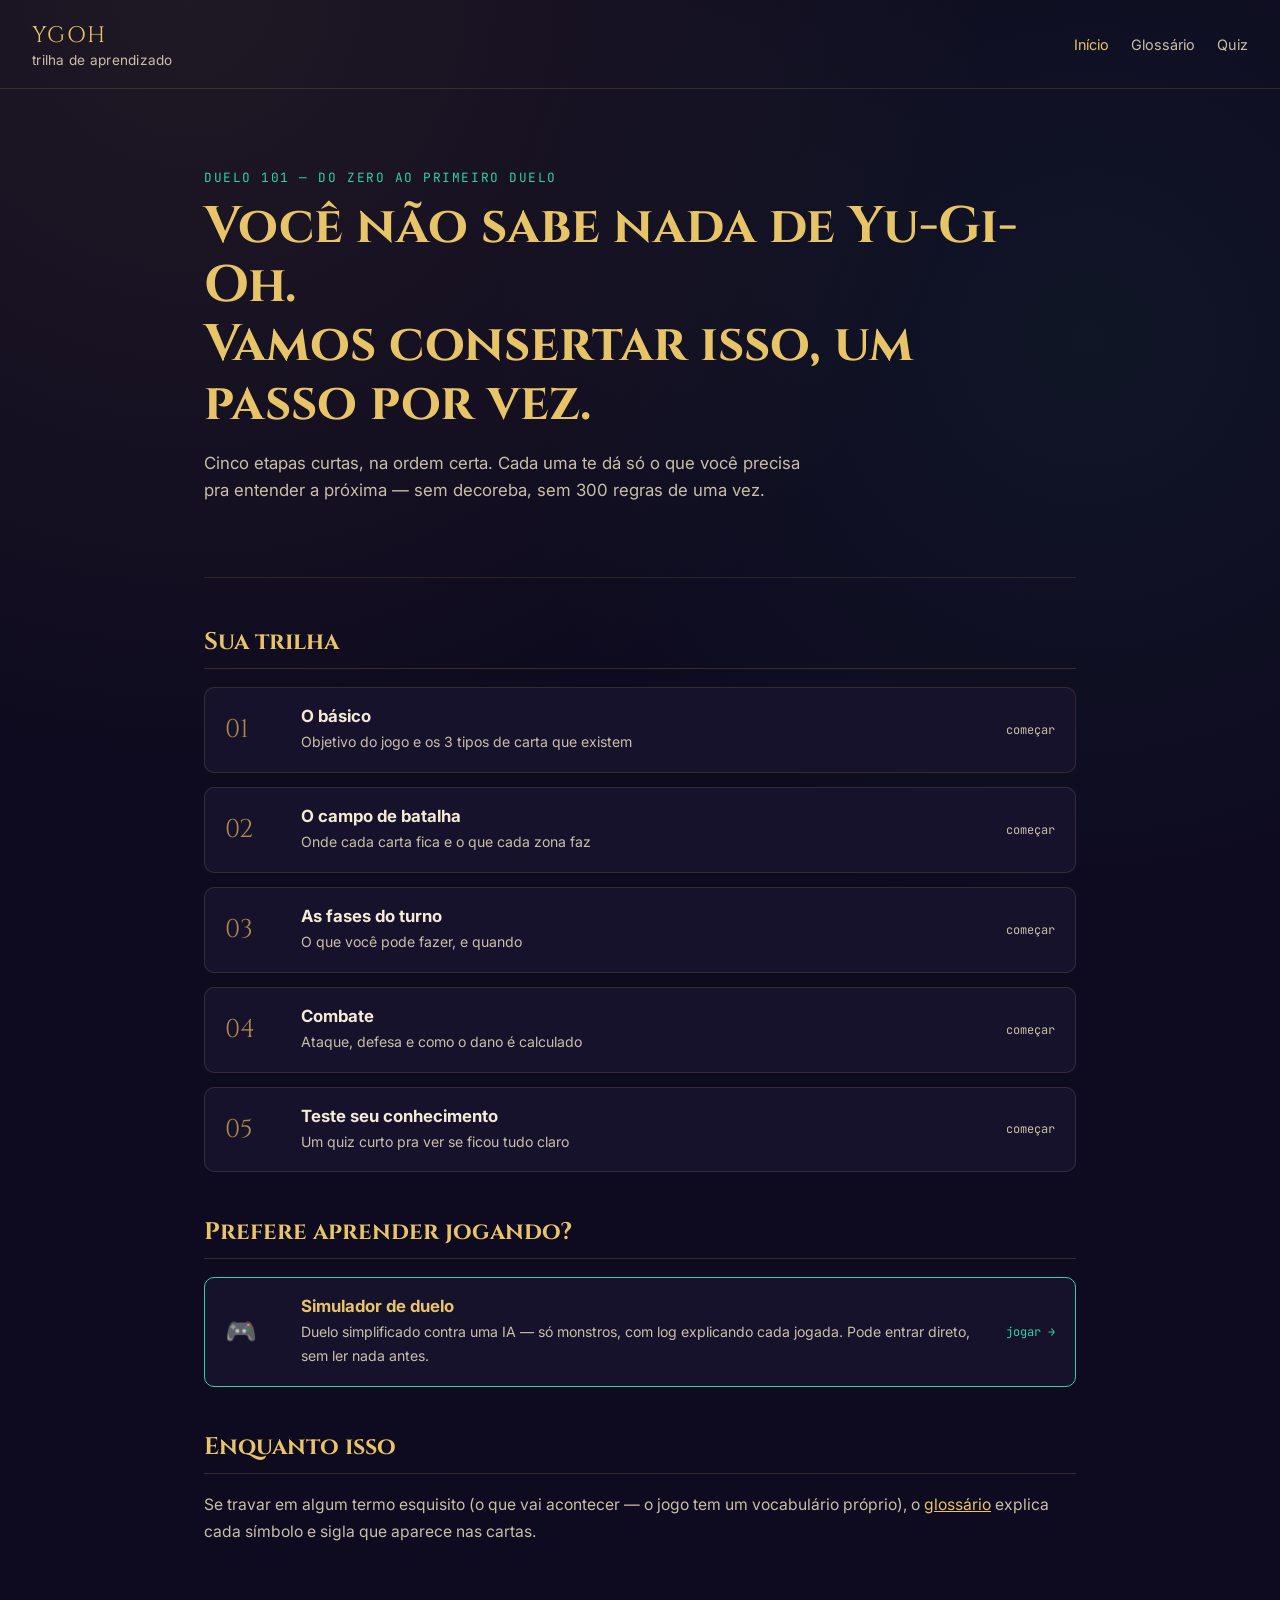
<file: index.html>
<!DOCTYPE html>
<html lang="pt-BR">
<head>
<meta charset="UTF-8" />
<meta name="viewport" content="width=device-width, initial-scale=1.0" />
<title>YGOH — Aprenda Yu-Gi-Oh do zero</title>
<link rel="preconnect" href="https://fonts.googleapis.com">
<link href="https://fonts.googleapis.com/css2?family=Cinzel:wght@500;600&family=Inter:wght@400;500;600&family=JetBrains+Mono:wght@400;500&display=swap" rel="stylesheet">
<link rel="stylesheet" href="style.css" />
</head>
<body>

<header class="site">
  <div class="brand">YGOH<span>trilha de aprendizado</span></div>
  <nav class="crumbs">
    <a href="index.html" class="active">Início</a>
    <a href="simbolos.html">Glossário</a>
    <a href="quiz.html">Quiz</a>
  </nav>
</header>

<main>
  <section class="hero">
    <div class="eyebrow">Duelo 101 — do zero ao primeiro duelo</div>
    <h1>Você não sabe nada de Yu-Gi-Oh.<br>Vamos consertar isso, um passo por vez.</h1>
    <p>Cinco etapas curtas, na ordem certa. Cada uma te dá só o que você precisa pra entender a próxima — sem decoreba, sem 300 regras de uma vez.</p>
  </section>

  <section class="secao">
    <h2>Sua trilha</h2>
    <div class="trilha">

      <a class="trilha-item" data-licao="basico" href="basico.html">
        <div class="num">01</div>
        <div class="info">
          <h3>O básico</h3>
          <p>Objetivo do jogo e os 3 tipos de carta que existem</p>
        </div>
        <div class="status">começar</div>
      </a>

      <a class="trilha-item" data-licao="campo" href="campo.html">
        <div class="num">02</div>
        <div class="info">
          <h3>O campo de batalha</h3>
          <p>Onde cada carta fica e o que cada zona faz</p>
        </div>
        <div class="status">começar</div>
      </a>

      <a class="trilha-item" data-licao="turno" href="turno.html">
        <div class="num">03</div>
        <div class="info">
          <h3>As fases do turno</h3>
          <p>O que você pode fazer, e quando</p>
        </div>
        <div class="status">começar</div>
      </a>

      <a class="trilha-item" data-licao="combate" href="combate.html">
        <div class="num">04</div>
        <div class="info">
          <h3>Combate</h3>
          <p>Ataque, defesa e como o dano é calculado</p>
        </div>
        <div class="status">começar</div>
      </a>

      <a class="trilha-item" href="quiz.html">
        <div class="num">05</div>
        <div class="info">
          <h3>Teste seu conhecimento</h3>
          <p>Um quiz curto pra ver se ficou tudo claro</p>
        </div>
        <div class="status">começar</div>
      </a>

    </div>
  </section>

  <section class="secao">
    <h2>Prefere aprender jogando?</h2>
    <div class="trilha-item" style="border-color: var(--emerald);">
      <div class="num" style="color: var(--emerald);">🎮</div>
      <div class="info">
        <h3><a href="simulador.html" style="color:var(--gold);">Simulador de duelo</a></h3>
        <p>Duelo simplificado contra uma IA — só monstros, com log explicando cada jogada. Pode entrar direto, sem ler nada antes.</p>
      </div>
      <div class="status"><a href="simulador.html" style="color:var(--emerald);">jogar →</a></div>
    </div>
  </section>

  <section class="secao">
    <h2>Enquanto isso</h2>
    <p>Se travar em algum termo esquisito (o que vai acontecer — o jogo tem um vocabulário próprio), o <a href="simbolos.html" style="color:var(--gold); text-decoration:underline;">glossário</a> explica cada símbolo e sigla que aparece nas cartas.</p>
  </section>
</main>

<script src="app.js"></script>
</body>
</html>
</file>
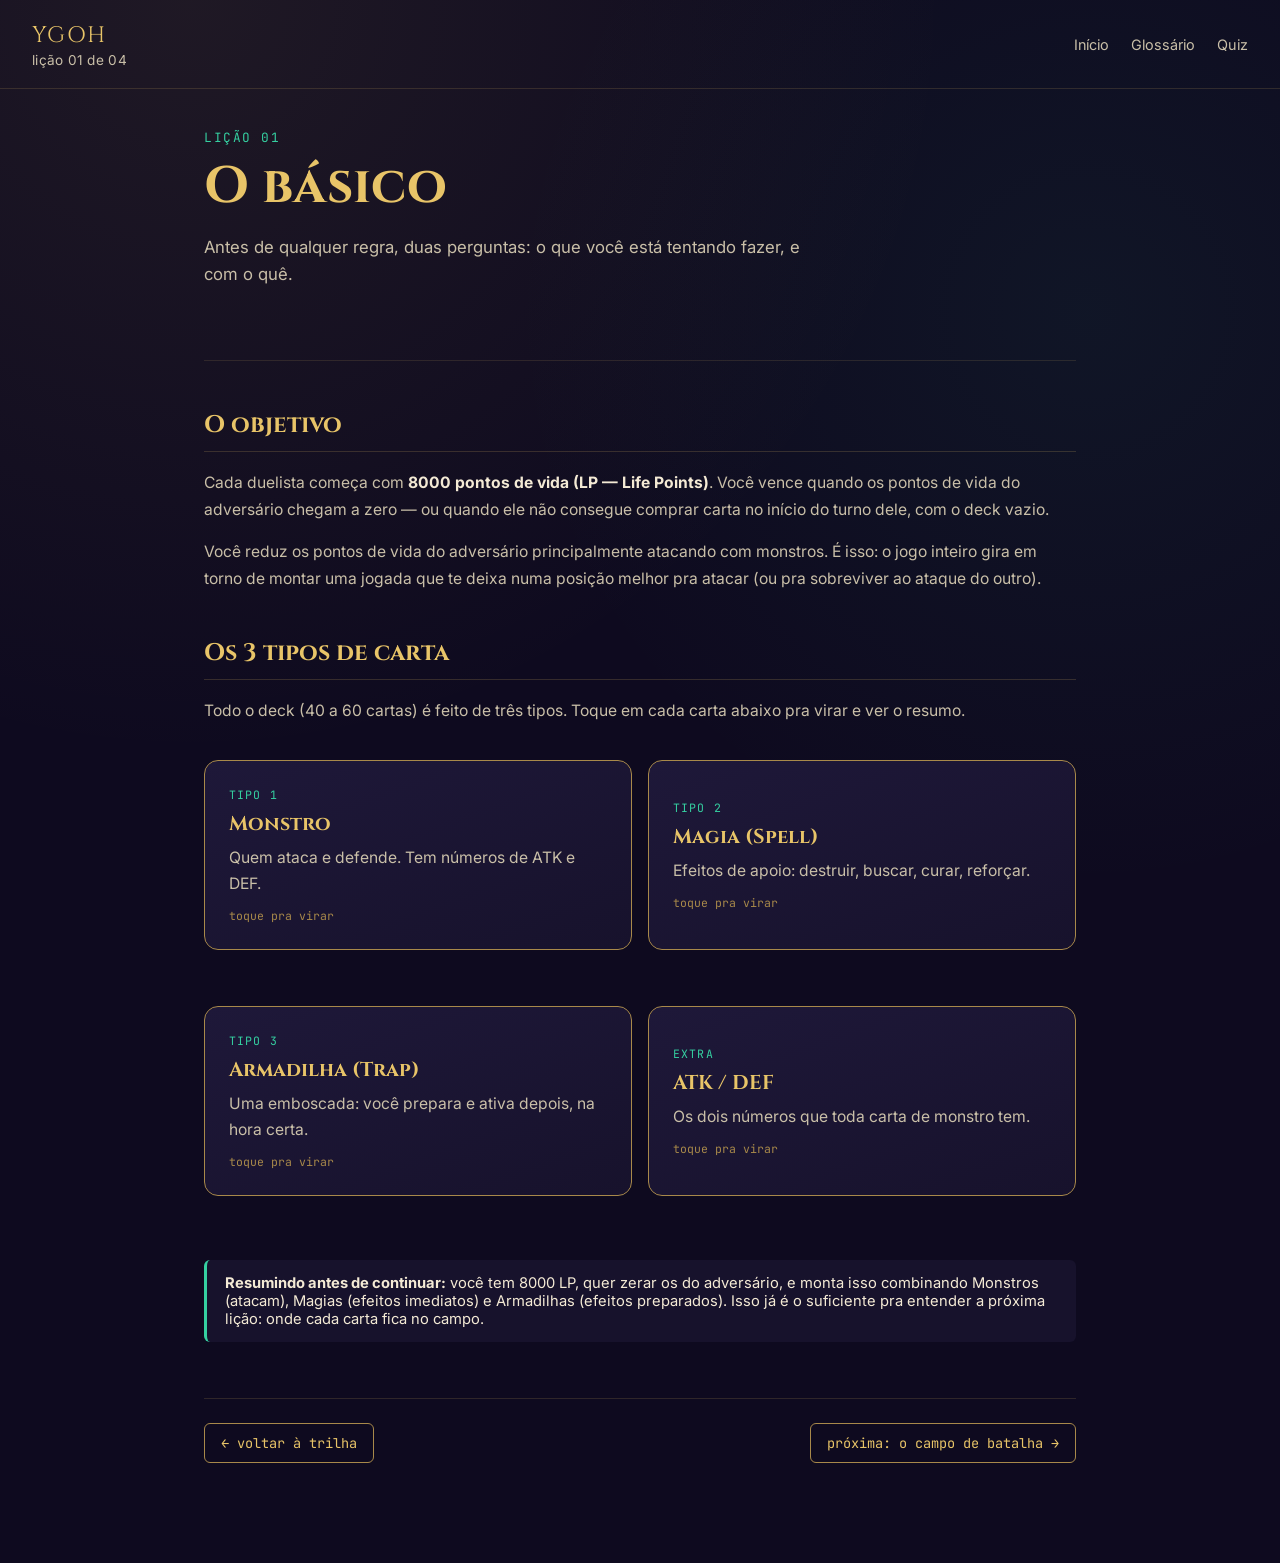
<file: basico.html>
<!DOCTYPE html>
<html lang="pt-BR">
<head>
<meta charset="UTF-8" />
<meta name="viewport" content="width=device-width, initial-scale=1.0" />
<title>01 · O básico — YGOH</title>
<link rel="preconnect" href="https://fonts.googleapis.com">
<link href="https://fonts.googleapis.com/css2?family=Cinzel:wght@500;600&family=Inter:wght@400;500;600&family=JetBrains+Mono:wght@400;500&display=swap" rel="stylesheet">
<link rel="stylesheet" href="style.css" />
</head>
<body>

<header class="site">
  <div class="brand">YGOH<span>lição 01 de 04</span></div>
  <nav class="crumbs">
    <a href="index.html">Início</a>
    <a href="simbolos.html">Glossário</a>
    <a href="quiz.html">Quiz</a>
  </nav>
</header>

<main>
  <section class="hero" style="padding-top:0;">
    <div class="eyebrow">Lição 01</div>
    <h1>O básico</h1>
    <p>Antes de qualquer regra, duas perguntas: o que você está tentando fazer, e com o quê.</p>
  </section>

  <section class="secao">
    <h2>O objetivo</h2>
    <p>Cada duelista começa com <strong>8000 pontos de vida (LP — Life Points)</strong>. Você vence quando os pontos de vida do adversário chegam a zero — ou quando ele não consegue comprar carta no início do turno dele, com o deck vazio.</p>
    <p>Você reduz os pontos de vida do adversário principalmente atacando com monstros. É isso: o jogo inteiro gira em torno de montar uma jogada que te deixa numa posição melhor pra atacar (ou pra sobreviver ao ataque do outro).</p>
  </section>

  <section class="secao">
    <h2>Os 3 tipos de carta</h2>
    <p>Todo o deck (40 a 60 cartas) é feito de três tipos. Toque em cada carta abaixo pra virar e ver o resumo.</p>

    <div class="grid-2">
      <div class="oraculo" tabindex="0">
        <div class="oraculo-inner">
          <div class="oraculo-face front">
            <div class="tag">Tipo 1</div>
            <h3>Monstro</h3>
            <p>Quem ataca e defende. Tem números de ATK e DEF.</p>
            <div class="oraculo-hint">toque pra virar</div>
          </div>
          <div class="oraculo-face back">
            <div class="tag">Resumo</div>
            <p>É a única carta que pode atacar e receber ataques. Fica na <strong>Zona de Monstro</strong>. Você a coloca virada pra cima em <strong>ataque</strong> ou virada de lado em <strong>defesa</strong> — isso muda como o combate é calculado (lição 04).</p>
          </div>
        </div>
      </div>

      <div class="oraculo" tabindex="0">
        <div class="oraculo-inner">
          <div class="oraculo-face front">
            <div class="tag">Tipo 2</div>
            <h3>Magia (Spell)</h3>
            <p>Efeitos de apoio: destruir, buscar, curar, reforçar.</p>
            <div class="oraculo-hint">toque pra virar</div>
          </div>
          <div class="oraculo-face back">
            <div class="tag">Resumo</div>
            <p>Cartas verdes na vida real. Não atacam nem defendem — elas <strong>fazem algo</strong> quando ativadas: destroem uma carta do oponente, compram cartas extras, aumentam o ATK de um monstro, etc. Ficam na <strong>Zona de Magia/Armadilha</strong>.</p>
          </div>
        </div>
      </div>

      <div class="oraculo" tabindex="0">
        <div class="oraculo-inner">
          <div class="oraculo-face front">
            <div class="tag">Tipo 3</div>
            <h3>Armadilha (Trap)</h3>
            <p>Uma emboscada: você prepara e ativa depois, na hora certa.</p>
            <div class="oraculo-hint">toque pra virar</div>
          </div>
          <div class="oraculo-face back">
            <div class="tag">Resumo</div>
            <p>Cartas laranjas. A diferença pra Magia: uma Armadilha entra no campo <strong>virada pra baixo</strong> e só pode ser ativada <strong>a partir do turno seguinte</strong> — nunca no mesmo turno em que foi colocada. Isso cria o momento clássico de "surpresa" no jogo.</p>
          </div>
        </div>
      </div>

      <div class="oraculo" tabindex="0">
        <div class="oraculo-inner">
          <div class="oraculo-face front">
            <div class="tag">Extra</div>
            <h3>ATK / DEF</h3>
            <p>Os dois números que toda carta de monstro tem.</p>
            <div class="oraculo-hint">toque pra virar</div>
          </div>
          <div class="oraculo-face back">
            <div class="tag">Resumo</div>
            <p><strong>ATK</strong> (ataque) decide o dano que o monstro causa ao atacar. <strong>DEF</strong> (defesa) decide o quanto ele aguenta ao ser atacado enquanto está em modo de defesa. Um monstro de 1800 ATK vencendo um combate contra um de 1200 ATK causa 600 de dano ao dono do mais fraco — veremos a conta completa na lição 04.</p>
          </div>
        </div>
      </div>
    </div>
  </section>

  <section class="secao">
    <div class="callout">
      <strong>Resumindo antes de continuar:</strong> você tem 8000 LP, quer zerar os do adversário, e monta isso combinando Monstros (atacam), Magias (efeitos imediatos) e Armadilhas (efeitos preparados). Isso já é o suficiente pra entender a próxima lição: onde cada carta fica no campo.
    </div>
  </section>

  <div class="prox-nav">
    <a href="index.html">← voltar à trilha</a>
    <a href="campo.html" data-concluir="basico">próxima: o campo de batalha →</a>
  </div>
</main>

<script src="app.js"></script>
</body>
</html>
</file>
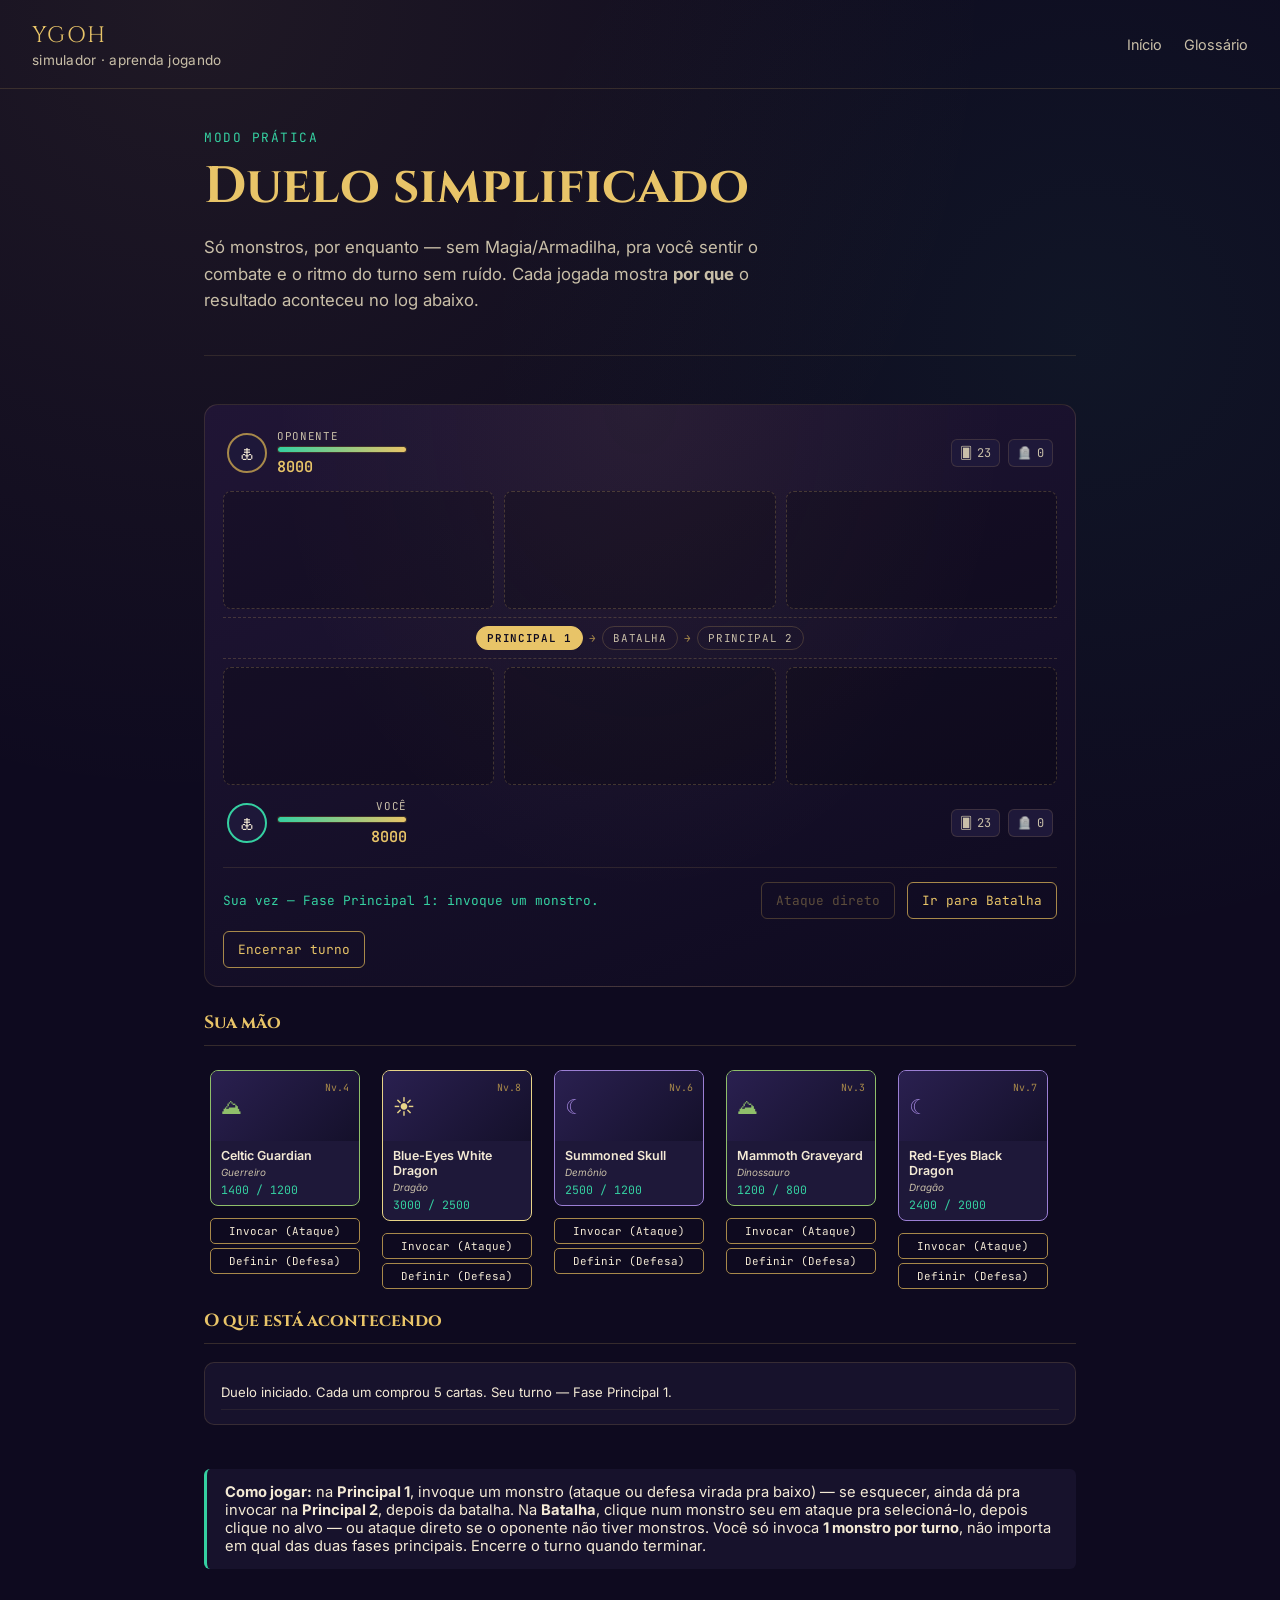
<file: simulador.html>
<!DOCTYPE html>
<html lang="pt-BR">
<head>
<meta charset="UTF-8" />
<meta name="viewport" content="width=device-width, initial-scale=1.0" />
<title>Simulador de Duelo — YGOH</title>
<link rel="preconnect" href="https://fonts.googleapis.com">
<link href="https://fonts.googleapis.com/css2?family=Cinzel:wght@500;600&family=Inter:wght@400;500;600&family=JetBrains+Mono:wght@400;500&display=swap" rel="stylesheet">
<link rel="stylesheet" href="style.css" />
</head>
<body>

<header class="site">
  <div class="brand">YGOH<span>simulador · aprenda jogando</span></div>
  <nav class="crumbs">
    <a href="index.html">Início</a>
    <a href="simbolos.html">Glossário</a>
  </nav>
</header>

<main>
  <section class="hero" style="padding-top:0; padding-bottom:24px;">
    <div class="eyebrow">Modo prática</div>
    <h1>Duelo simplificado</h1>
    <p>Só monstros, por enquanto — sem Magia/Armadilha, pra você sentir o combate e o ritmo do turno sem ruído. Cada jogada mostra <strong>por que</strong> o resultado aconteceu no log abaixo.</p>
  </section>

  <div class="tabuleiro">
    <div class="linha-duelista">
      <div class="duelista">
        <div class="avatar-duelista ia">🜏</div>
        <div class="info-duelista">
          <span class="rotulo">Oponente</span>
          <div class="barra-lp-container"><div class="barra-lp-fill" id="lp-barra-ia"></div></div>
          <span class="valor-lp" id="lp-ia">8000</span>
        </div>
      </div>
      <div class="pilhas">
        <div class="pilha" title="Deck">🂠<span id="deck-ia">20</span></div>
        <div class="pilha" title="Cemitério">🪦<span id="cemiterio-ia">0</span></div>
      </div>
    </div>

    <div class="campo-linha" id="campo-ia"></div>
    <div class="divisor-campo" id="stepper"></div>
    <div class="campo-linha" id="campo-jogador"></div>

    <div class="linha-duelista inverte">
      <div class="pilhas">
        <div class="pilha" title="Deck">🂠<span id="deck-jogador">20</span></div>
        <div class="pilha" title="Cemitério">🪦<span id="cemiterio-jogador">0</span></div>
      </div>
      <div class="duelista">
        <div class="info-duelista dir">
          <span class="rotulo">Você</span>
          <div class="barra-lp-container"><div class="barra-lp-fill" id="lp-barra-jogador"></div></div>
          <span class="valor-lp" id="lp-jogador">8000</span>
        </div>
        <div class="avatar-duelista jogador">🜏</div>
      </div>
    </div>

    <div id="aviso-alvo">
      Monstro selecionado. Clique num monstro do oponente pra atacar, ou use "Ataque direto" se o campo dele estiver vazio.
    </div>

    <div class="controles-turno">
      <span class="fase-label" id="fase-atual">Fase Principal 1</span>
      <button id="btn-ataque-direto" title="Selecione um monstro primeiro">Ataque direto</button>
      <button id="btn-batalha">Ir para Batalha</button>
      <button id="btn-main2">Ir para Principal 2</button>
      <button id="btn-encerrar">Encerrar turno</button>
    </div>
  </div>

  <section class="secao" style="margin-bottom:20px;">
    <h2 style="font-size:1.1rem;">Sua mão</h2>
    <div class="mao-linha" id="mao-jogador"></div>
    <div id="motivo-mao" style="font-size:0.78rem; color:var(--parchment-dim); margin-top:8px; font-family:var(--font-mono);"></div>
  </section>

  <section class="secao">
    <h2 style="font-size:1.1rem;">O que está acontecendo</h2>
    <div class="painel-log" id="log"></div>
  </section>

  <div class="callout">
    <strong>Como jogar:</strong> na <strong>Principal 1</strong>, invoque um monstro (ataque ou defesa virada pra baixo) — se esquecer, ainda dá pra invocar na <strong>Principal 2</strong>, depois da batalha. Na <strong>Batalha</strong>, clique num monstro seu em ataque pra selecioná-lo, depois clique no alvo — ou ataque direto se o oponente não tiver monstros. Você só invoca <strong>1 monstro por turno</strong>, não importa em qual das duas fases principais. Encerre o turno quando terminar.
  </div>
</main>

<div id="overlay-fim">
  <h2 id="overlay-msg"></h2>
  <button id="btn-reiniciar">Jogar de novo</button>
</div>

<script src="simulador.js"></script>
</body>
</html>
</file>
<file: style.css>
/* ===========================================================
   YGOH — Aprenda Yu-Gi-Oh do zero
   Paleta: vazio noturno + ouro de tabuleta + toque de esmeralda
   =========================================================== */

:root {
  --void: #0e0a1f;
  --void-panel: #17122c;
  --void-panel-2: #1e1839;
  --gold: #e8c468;
  --gold-dim: #a8894a;
  --parchment: #f4ead5;
  --parchment-dim: #c9bfa8;
  --emerald: #35d0a1;
  --danger: #e8636b;

  --font-display: "Cinzel", "Georgia", serif;
  --font-body: "Inter", system-ui, sans-serif;
  --font-mono: "JetBrains Mono", ui-monospace, monospace;

  --radius: 10px;
}

* { box-sizing: border-box; }

html, body {
  margin: 0;
  padding: 0;
  background: var(--void);
  color: var(--parchment);
  font-family: var(--font-body);
  scroll-behavior: smooth;
}

body {
  background-image:
    radial-gradient(circle at 15% 0%, rgba(232, 196, 104, 0.08), transparent 40%),
    radial-gradient(circle at 85% 20%, rgba(53, 208, 161, 0.06), transparent 35%);
  min-height: 100vh;
}

a { color: inherit; text-decoration: none; }

/* ---------- topo ---------- */
header.site {
  display: flex;
  align-items: center;
  justify-content: space-between;
  padding: 20px 32px;
  border-bottom: 1px solid rgba(232, 196, 104, 0.15);
}

header.site .brand {
  font-family: var(--font-display);
  font-size: 1.4rem;
  letter-spacing: 0.06em;
  color: var(--gold);
}

header.site .brand span {
  color: var(--parchment-dim);
  font-size: 0.85rem;
  display: block;
  font-family: var(--font-body);
  letter-spacing: 0.02em;
  margin-top: 2px;
}

nav.crumbs a {
  color: var(--parchment-dim);
  font-size: 0.9rem;
  margin-left: 18px;
  transition: color 0.2s;
}
nav.crumbs a:hover, nav.crumbs a.active { color: var(--gold); }

main { max-width: 920px; margin: 0 auto; padding: 40px 24px 100px; }

/* ---------- hero ---------- */
.hero {
  text-align: left;
  padding: 40px 0 56px;
  border-bottom: 1px solid rgba(232, 196, 104, 0.12);
  margin-bottom: 48px;
}

.hero .eyebrow {
  font-family: var(--font-mono);
  color: var(--emerald);
  font-size: 0.8rem;
  letter-spacing: 0.12em;
  text-transform: uppercase;
}

.hero h1 {
  font-family: var(--font-display);
  font-size: clamp(2rem, 5vw, 3.2rem);
  color: var(--gold);
  margin: 12px 0 16px;
  line-height: 1.15;
}

.hero p {
  color: var(--parchment-dim);
  font-size: 1.05rem;
  max-width: 56ch;
  line-height: 1.6;
}

/* ---------- trilha (numerada de propósito: é uma sequência real) ---------- */
.trilha {
  display: flex;
  flex-direction: column;
  gap: 14px;
}

.trilha-item {
  display: grid;
  grid-template-columns: 56px 1fr auto;
  align-items: center;
  gap: 20px;
  padding: 18px 20px;
  background: var(--void-panel);
  border: 1px solid rgba(232, 196, 104, 0.14);
  border-radius: var(--radius);
  transition: border-color 0.2s, transform 0.15s;
}

.trilha-item:hover {
  border-color: var(--gold);
  transform: translateX(4px);
}

.trilha-item .num {
  font-family: var(--font-display);
  font-size: 1.6rem;
  color: var(--gold-dim);
}

.trilha-item.done .num { color: var(--emerald); }

.trilha-item .info h3 {
  margin: 0 0 4px;
  font-size: 1.05rem;
  color: var(--parchment);
}

.trilha-item .info p {
  margin: 0;
  font-size: 0.88rem;
  color: var(--parchment-dim);
}

.trilha-item .status {
  font-family: var(--font-mono);
  font-size: 0.75rem;
  color: var(--parchment-dim);
  white-space: nowrap;
}

.trilha-item.done .status { color: var(--emerald); }

/* ---------- carta oráculo (componente-assinatura) ---------- */
.oraculo {
  perspective: 1200px;
  cursor: pointer;
  margin: 20px 0;
}

.oraculo-inner {
  position: relative;
  min-height: 190px;
  transform-style: preserve-3d;
  transition: transform 0.55s cubic-bezier(.2,.7,.3,1);
  border-radius: 14px;
}

.oraculo.flipped .oraculo-inner { transform: rotateY(180deg); }

.oraculo-face {
  position: absolute;
  inset: 0;
  backface-visibility: hidden;
  border-radius: 14px;
  padding: 22px 24px;
  border: 1.5px solid var(--gold-dim);
  background: linear-gradient(160deg, var(--void-panel-2), var(--void-panel));
  display: flex;
  flex-direction: column;
  justify-content: center;
}

.oraculo-face.front { }
.oraculo-face.back { transform: rotateY(180deg); }

.oraculo-face .tag {
  font-family: var(--font-mono);
  font-size: 0.72rem;
  color: var(--emerald);
  text-transform: uppercase;
  letter-spacing: 0.1em;
  margin-bottom: 8px;
}

.oraculo-face h3 {
  font-family: var(--font-display);
  color: var(--gold);
  margin: 0 0 8px;
  font-size: 1.25rem;
}

.oraculo-face p {
  margin: 0;
  color: var(--parchment-dim);
  line-height: 1.55;
  font-size: 0.95rem;
}

.oraculo-hint {
  font-family: var(--font-mono);
  font-size: 0.72rem;
  color: var(--gold-dim);
  margin-top: 10px;
}

/* ---------- carta de jogo (mini) ---------- */
.carta-mini {
  display: inline-flex;
  flex-direction: column;
  width: 150px;
  border: 1.5px solid var(--cor-at, var(--gold-dim));
  border-radius: 8px;
  background: var(--void-panel-2);
  overflow: hidden;
  margin: 6px;
  vertical-align: top;
}

.carta-mini .img {
  height: 70px;
  background: linear-gradient(135deg, #2a2050, #14102a);
  display: flex;
  align-items: center;
  justify-content: space-between;
  padding: 8px 10px;
  font-size: 1.3rem;
}
.carta-mini .img .at-icone { color: var(--cor-at, var(--gold)); }
.carta-mini .img .nivel { font-family: var(--font-mono); font-size: 0.62rem; color: var(--gold-dim); align-self: flex-start; margin-top: 2px; }

.carta-mini .corpo { padding: 8px 10px; }

.carta-mini .nome {
  font-size: 0.78rem;
  color: var(--parchment);
  font-weight: 600;
  margin-bottom: 2px;
  line-height: 1.2;
}

.carta-mini .tipo-monstro {
  font-size: 0.62rem;
  color: var(--parchment-dim);
  font-style: italic;
  margin-bottom: 4px;
}

.carta-mini .stats {
  font-family: var(--font-mono);
  font-size: 0.72rem;
  color: var(--emerald);
}

/* ---------- blocos de conteúdo ---------- */
.secao { margin-bottom: 44px; }

.secao h2 {
  font-family: var(--font-display);
  color: var(--gold);
  font-size: 1.5rem;
  border-bottom: 1px solid rgba(232, 196, 104, 0.18);
  padding-bottom: 10px;
  margin-bottom: 18px;
}

.secao p, .secao li {
  line-height: 1.7;
  color: var(--parchment-dim);
  font-size: 0.98rem;
}

.secao strong { color: var(--parchment); }

.callout {
  background: var(--void-panel);
  border-left: 3px solid var(--emerald);
  padding: 14px 18px;
  border-radius: 6px;
  margin: 18px 0;
  font-size: 0.92rem;
}

.grid-2 {
  display: grid;
  grid-template-columns: 1fr 1fr;
  gap: 16px;
}

@media (max-width: 640px) {
  .grid-2 { grid-template-columns: 1fr; }
  .trilha-item { grid-template-columns: 40px 1fr; }
  .trilha-item .status { grid-column: 2; }
}

/* ---------- simulador de duelo ---------- */

.tabuleiro {
  background:
    radial-gradient(ellipse at top, rgba(232,196,104,0.06), transparent 60%),
    linear-gradient(160deg, #201535, #150f28 60%, #0e0a1f);
  border: 1px solid rgba(232, 196, 104, 0.15);
  border-radius: 14px;
  padding: 18px;
  margin-bottom: 24px;
}

.linha-duelista {
  display: flex;
  align-items: center;
  justify-content: space-between;
  gap: 12px;
  padding: 6px 4px;
}
.linha-duelista.inverte { flex-direction: row-reverse; }

.duelista { display: flex; align-items: center; gap: 10px; }
.linha-duelista.inverte .duelista { flex-direction: row-reverse; }

.avatar-duelista {
  width: 40px; height: 40px;
  border-radius: 50%;
  display: flex; align-items: center; justify-content: center;
  font-size: 1.2rem;
  border: 2px solid var(--gold-dim);
  background: var(--void-panel-2);
  flex-shrink: 0;
}
.avatar-duelista.jogador { border-color: var(--emerald); }

.info-duelista { display: flex; flex-direction: column; gap: 3px; min-width: 130px; }
.info-duelista.dir { align-items: flex-end; }
.info-duelista .rotulo { font-family: var(--font-mono); font-size: 0.68rem; color: var(--parchment-dim); text-transform: uppercase; letter-spacing: 0.06em; }
.info-duelista .valor-lp { font-family: var(--font-mono); font-size: 0.95rem; color: var(--gold); font-weight: 600; }

.barra-lp-container {
  width: 130px; height: 7px;
  background: rgba(0,0,0,0.4);
  border-radius: 4px;
  overflow: hidden;
  border: 1px solid rgba(232,196,104,0.2);
}
.barra-lp-fill {
  height: 100%;
  width: 100%;
  background: linear-gradient(90deg, var(--emerald), var(--gold));
  transition: width 0.4s ease;
}

.pilhas { display: flex; gap: 8px; }
.pilha {
  font-family: var(--font-mono);
  font-size: 0.75rem;
  color: var(--parchment-dim);
  background: var(--void-panel-2);
  border: 1px solid rgba(232,196,104,0.15);
  border-radius: 6px;
  padding: 5px 8px;
  display: flex; align-items: center; gap: 5px;
}

.campo-linha {
  display: grid;
  grid-template-columns: repeat(3, 1fr);
  gap: 10px;
  margin: 8px 0;
}

.zona {
  min-height: 118px;
  border: 1px dashed rgba(232, 196, 104, 0.22);
  border-radius: 8px;
  display: flex;
  align-items: center;
  justify-content: center;
  background: rgba(0,0,0,0.2);
}

.zona.ocupada {
  border-style: solid;
  border-color: var(--cor-at, var(--gold-dim));
  background: var(--void-panel-2);
  box-shadow: 0 0 12px -4px var(--cor-at, transparent);
}
.zona.clicavel { cursor: pointer; border-color: var(--emerald); box-shadow: 0 0 0 1px var(--emerald) inset; }
.zona.clicavel:hover { background: rgba(53, 208, 161, 0.08); }

.zona.com-arte { padding: 0; overflow: hidden; }
.zona.com-arte .carta-campo { padding: 0; height: 100%; display: flex; flex-direction: column; }

.arte-real {
  width: 100%;
  flex: 1;
  object-fit: cover;
  display: block;
  border-radius: 6px 6px 0 0;
}

.legenda-real {
  display: flex;
  justify-content: space-between;
  align-items: center;
  padding: 4px 8px;
  font-family: var(--font-mono);
  font-size: 0.68rem;
  color: var(--emerald);
  background: var(--void-panel-2);
}
.legenda-real .pos-tag { color: var(--parchment-dim); text-transform: uppercase; }

.arte-real-mini {
  width: 100%;
  height: 90px;
  object-fit: cover;
  display: block;
}

.carta-campo { text-align: center; padding: 8px; width: 100%; }
.carta-campo .topo-carta { display: flex; justify-content: space-between; padding: 0 4px; }
.carta-campo .at-icone { font-size: 0.85rem; color: var(--cor-at, var(--gold)); }
.carta-campo .nivel { font-family: var(--font-mono); font-size: 0.62rem; color: var(--gold-dim); }
.carta-campo .verso { font-size: 1.8rem; color: var(--gold-dim); }
.carta-campo .nome { font-size: 0.73rem; color: var(--parchment); margin-top: 3px; font-weight: 600; line-height: 1.2; }
.carta-campo .tipo-monstro { font-size: 0.62rem; color: var(--parchment-dim); font-style: italic; }
.carta-campo .stats { font-family: var(--font-mono); font-size: 0.72rem; color: var(--emerald); margin-top: 2px; }
.carta-campo .pos-tag { font-size: 0.62rem; color: var(--parchment-dim); text-transform: uppercase; letter-spacing: 0.05em; margin-top: 2px; }

.divisor-campo {
  display: flex;
  align-items: center;
  gap: 6px;
  justify-content: center;
  font-family: var(--font-mono);
  font-size: 0.68rem;
  color: var(--gold-dim);
  letter-spacing: 0.06em;
  text-transform: uppercase;
  margin: 8px 0;
  padding: 8px 0;
  border-top: 1px dashed rgba(232, 196, 104, 0.2);
  border-bottom: 1px dashed rgba(232, 196, 104, 0.2);
  flex-wrap: wrap;
}

.divisor-campo .passo {
  padding: 4px 10px;
  border-radius: 20px;
  border: 1px solid rgba(232, 196, 104, 0.2);
  color: var(--parchment-dim);
}
.divisor-campo .passo.feito { color: var(--emerald); border-color: rgba(53, 208, 161, 0.4); }
.divisor-campo .passo.ativo { color: var(--void); background: var(--gold); border-color: var(--gold); font-weight: 600; }
.divisor-campo .seta { color: var(--gold-dim); }

.status-imagens {
  text-align: center;
  font-family: var(--font-mono);
  font-size: 0.68rem;
  color: var(--gold-dim);
  min-height: 1.2em;
  margin-top: 4px;
}

.controles-turno {
  display: flex;
  align-items: center;
  gap: 12px;
  flex-wrap: wrap;
  margin-top: 14px;
  padding-top: 14px;
  border-top: 1px solid rgba(232, 196, 104, 0.12);
}

.controles-turno .fase-label {
  font-family: var(--font-mono);
  font-size: 0.8rem;
  color: var(--emerald);
  margin-right: auto;
}

.controles-turno button {
  font-family: var(--font-mono);
  font-size: 0.8rem;
  background: transparent;
  color: var(--gold);
  border: 1px solid var(--gold-dim);
  border-radius: 6px;
  padding: 9px 14px;
  cursor: pointer;
  transition: background 0.2s;
}
.controles-turno button:hover:not(:disabled) { background: rgba(232, 196, 104, 0.1); }
.controles-turno button:disabled { opacity: 0.35; cursor: not-allowed; }

#aviso-alvo {
  display: none;
  font-size: 0.82rem;
  color: var(--emerald);
  background: rgba(53, 208, 161, 0.08);
  border: 1px solid rgba(53, 208, 161, 0.3);
  padding: 8px 12px;
  border-radius: 6px;
  margin-top: 10px;
}

.mao-linha {
  display: flex;
  gap: 10px;
  flex-wrap: wrap;
  margin-top: 8px;
}

.carta-mao { display: flex; flex-direction: column; align-items: center; }
.acoes-mao { display: flex; flex-direction: column; gap: 4px; margin-top: 6px; width: 150px; }
.acoes-mao button {
  font-size: 0.68rem;
  font-family: var(--font-mono);
  background: transparent;
  border: 1px solid var(--gold-dim);
  color: var(--parchment);
  border-radius: 5px;
  padding: 5px;
  cursor: pointer;
}
.acoes-mao button:hover:not(:disabled) { border-color: var(--gold); color: var(--gold); }
.acoes-mao button:disabled { opacity: 0.3; cursor: not-allowed; }

.painel-log {
  background: var(--void-panel);
  border: 1px solid rgba(232, 196, 104, 0.15);
  border-radius: 10px;
  padding: 14px 16px;
  max-height: 220px;
  overflow-y: auto;
  font-size: 0.82rem;
}

.log-linha {
  padding: 6px 0;
  border-bottom: 1px solid rgba(232, 196, 104, 0.08);
  color: var(--parchment-dim);
  line-height: 1.5;
}
.log-linha:first-child { color: var(--parchment); }

#overlay-fim {
  display: none;
  position: fixed;
  inset: 0;
  background: rgba(14, 10, 31, 0.9);
  align-items: center;
  justify-content: center;
  flex-direction: column;
  z-index: 50;
  text-align: center;
  gap: 16px;
}

#overlay-fim h2 {
  font-family: var(--font-display);
  color: var(--gold);
  font-size: 2rem;
}

#overlay-fim button {
  font-family: var(--font-mono);
  background: var(--gold);
  color: var(--void);
  border: none;
  padding: 12px 20px;
  border-radius: 6px;
  cursor: pointer;
  font-weight: 600;
}

/* ---------- navegação inferior ---------- */
.prox-nav {
  display: flex;
  justify-content: space-between;
  margin-top: 56px;
  padding-top: 24px;
  border-top: 1px solid rgba(232, 196, 104, 0.15);
}

.prox-nav a {
  font-family: var(--font-mono);
  font-size: 0.85rem;
  color: var(--gold);
  border: 1px solid var(--gold-dim);
  padding: 10px 16px;
  border-radius: 6px;
  transition: background 0.2s;
}
.prox-nav a:hover { background: rgba(232, 196, 104, 0.1); }

/* acessibilidade: foco visível */
a:focus-visible, .oraculo:focus-visible, button:focus-visible {
  outline: 2px solid var(--emerald);
  outline-offset: 3px;
}

@media (prefers-reduced-motion: reduce) {
  * { transition: none !important; animation: none !important; }
}

/* ---------- modo paisagem (celular de lado) ---------- */
@media (orientation: landscape) and (max-height: 550px) {
  header.site { padding: 8px 16px; }
  main { padding: 8px 16px 40px; max-width: 100%; }

  body:has(.tabuleiro) .hero { display: none; }
  body:has(.tabuleiro) .secao h2 { display: none; }

  .tabuleiro { padding: 10px; margin-bottom: 12px; }
  .linha-duelista { padding: 2px; }
  .avatar-duelista { width: 30px; height: 30px; font-size: 0.95rem; }
  .barra-lp-container { width: 90px; }
  .info-duelista { min-width: 90px; }

  .campo-linha { gap: 6px; margin: 6px 0; }
  .zona { min-height: 78px; }
  .carta-campo .nome { font-size: 0.62rem; }
  .carta-campo .stats, .legenda-real { font-size: 0.6rem; }
  .carta-campo .tipo-monstro { display: none; }

  .divisor-campo { margin: 6px 0; padding: 5px 0; font-size: 0.6rem; }

  .mao-linha {
    flex-wrap: nowrap;
    overflow-x: auto;
    padding-bottom: 10px;
    -webkit-overflow-scrolling: touch;
  }
  .carta-mao { flex: 0 0 auto; }
  .carta-mini { width: 118px; }
  .arte-real-mini { height: 68px; }

  .painel-log { max-height: 120px; }
  .callout { display: none; }
}
</file>
